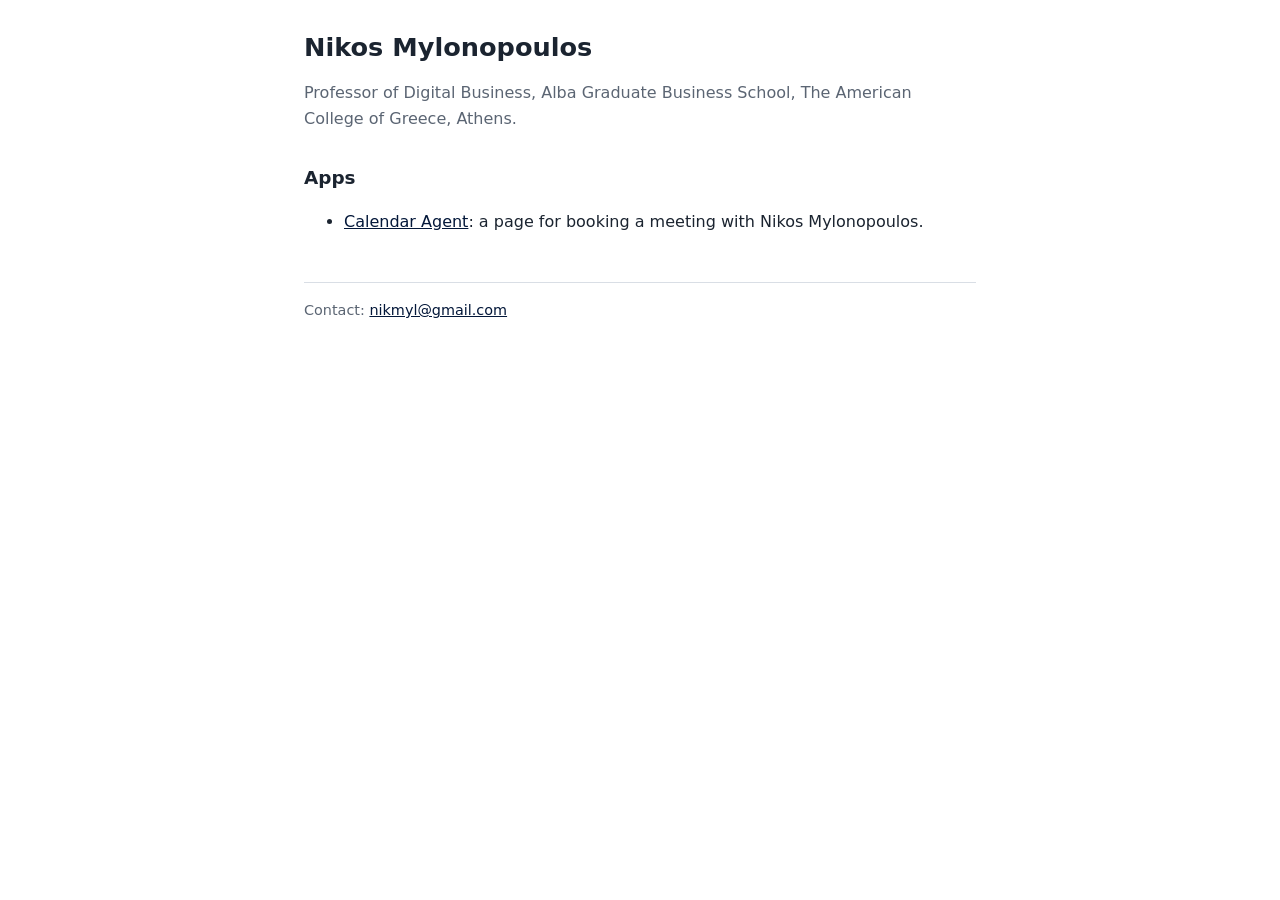
<file: index.html>
<!doctype html>
<html lang="en">
<head>
  <meta charset="utf-8">
  <meta name="viewport" content="width=device-width, initial-scale=1">
  <meta name="google-site-verification" content="vrfXZYIIXb91Owbcb1VIkMHoYubU35do9Uq3lgTfW9w" />
  <title>Nikos Mylonopoulos: apps</title>
  <link rel="stylesheet" href="/style.css">
</head>
<body>
  <main>
    <h1>Nikos Mylonopoulos</h1>
    <p class="muted">Professor of Digital Business, Alba Graduate Business School, The American College of Greece, Athens.</p>

    <h2>Apps</h2>
    <ul>
      <li><a href="/calendar-agent/">Calendar Agent</a>: a page for booking a meeting with Nikos Mylonopoulos.</li>
    </ul>

    <footer>Contact: <a href="mailto:nikmyl@gmail.com">nikmyl@gmail.com</a></footer>
  </main>
</body>
</html>
</file>
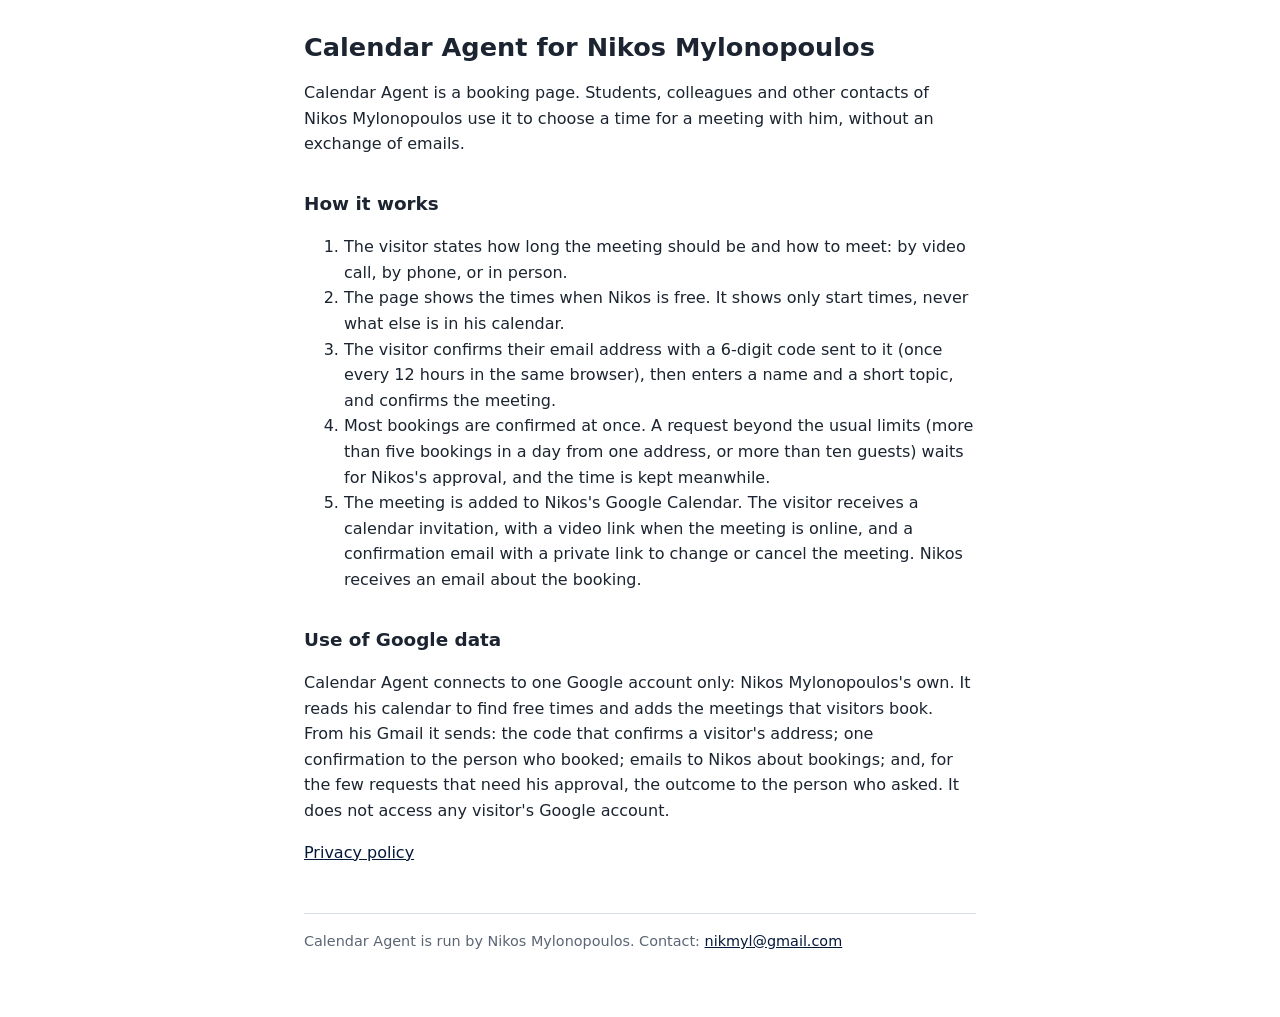
<file: calendar-agent/index.html>
<!doctype html>
<html lang="en">
<head>
  <meta charset="utf-8">
  <meta name="viewport" content="width=device-width, initial-scale=1">
  <title>Calendar Agent for Nikos Mylonopoulos</title>
  <link rel="stylesheet" href="/style.css">
</head>
<body>
  <main>
    <h1>Calendar Agent for Nikos Mylonopoulos</h1>
    <p>Calendar Agent is a booking page. Students, colleagues and other contacts of Nikos Mylonopoulos use it to choose a time for a meeting with him, without an exchange of emails.</p>

    <h2>How it works</h2>
    <ol>
      <li>The visitor states how long the meeting should be and how to meet: by video call, by phone, or in person.</li>
      <li>The page shows the times when Nikos is free. It shows only start times, never what else is in his calendar.</li>
      <li>The visitor confirms their email address with a 6-digit code sent to it (once every 12 hours in the same browser), then enters a name and a short topic, and confirms the meeting.</li>
      <li>Most bookings are confirmed at once. A request beyond the usual limits (more than five bookings in a day from one address, or more than ten guests) waits for Nikos's approval, and the time is kept meanwhile.</li>
      <li>The meeting is added to Nikos's Google Calendar. The visitor receives a calendar invitation, with a video link when the meeting is online, and a confirmation email with a private link to change or cancel the meeting. Nikos receives an email about the booking.</li>
    </ol>

    <h2>Use of Google data</h2>
    <p>Calendar Agent connects to one Google account only: Nikos Mylonopoulos's own. It reads his calendar to find free times and adds the meetings that visitors book. From his Gmail it sends: the code that confirms a visitor's address; one confirmation to the person who booked; emails to Nikos about bookings; and, for the few requests that need his approval, the outcome to the person who asked. It does not access any visitor's Google account.</p>

    <p><a href="/calendar-agent/privacy.html">Privacy policy</a></p>

    <footer>Calendar Agent is run by Nikos Mylonopoulos. Contact: <a href="mailto:nikmyl@gmail.com">nikmyl@gmail.com</a></footer>
  </main>
</body>
</html>
</file>
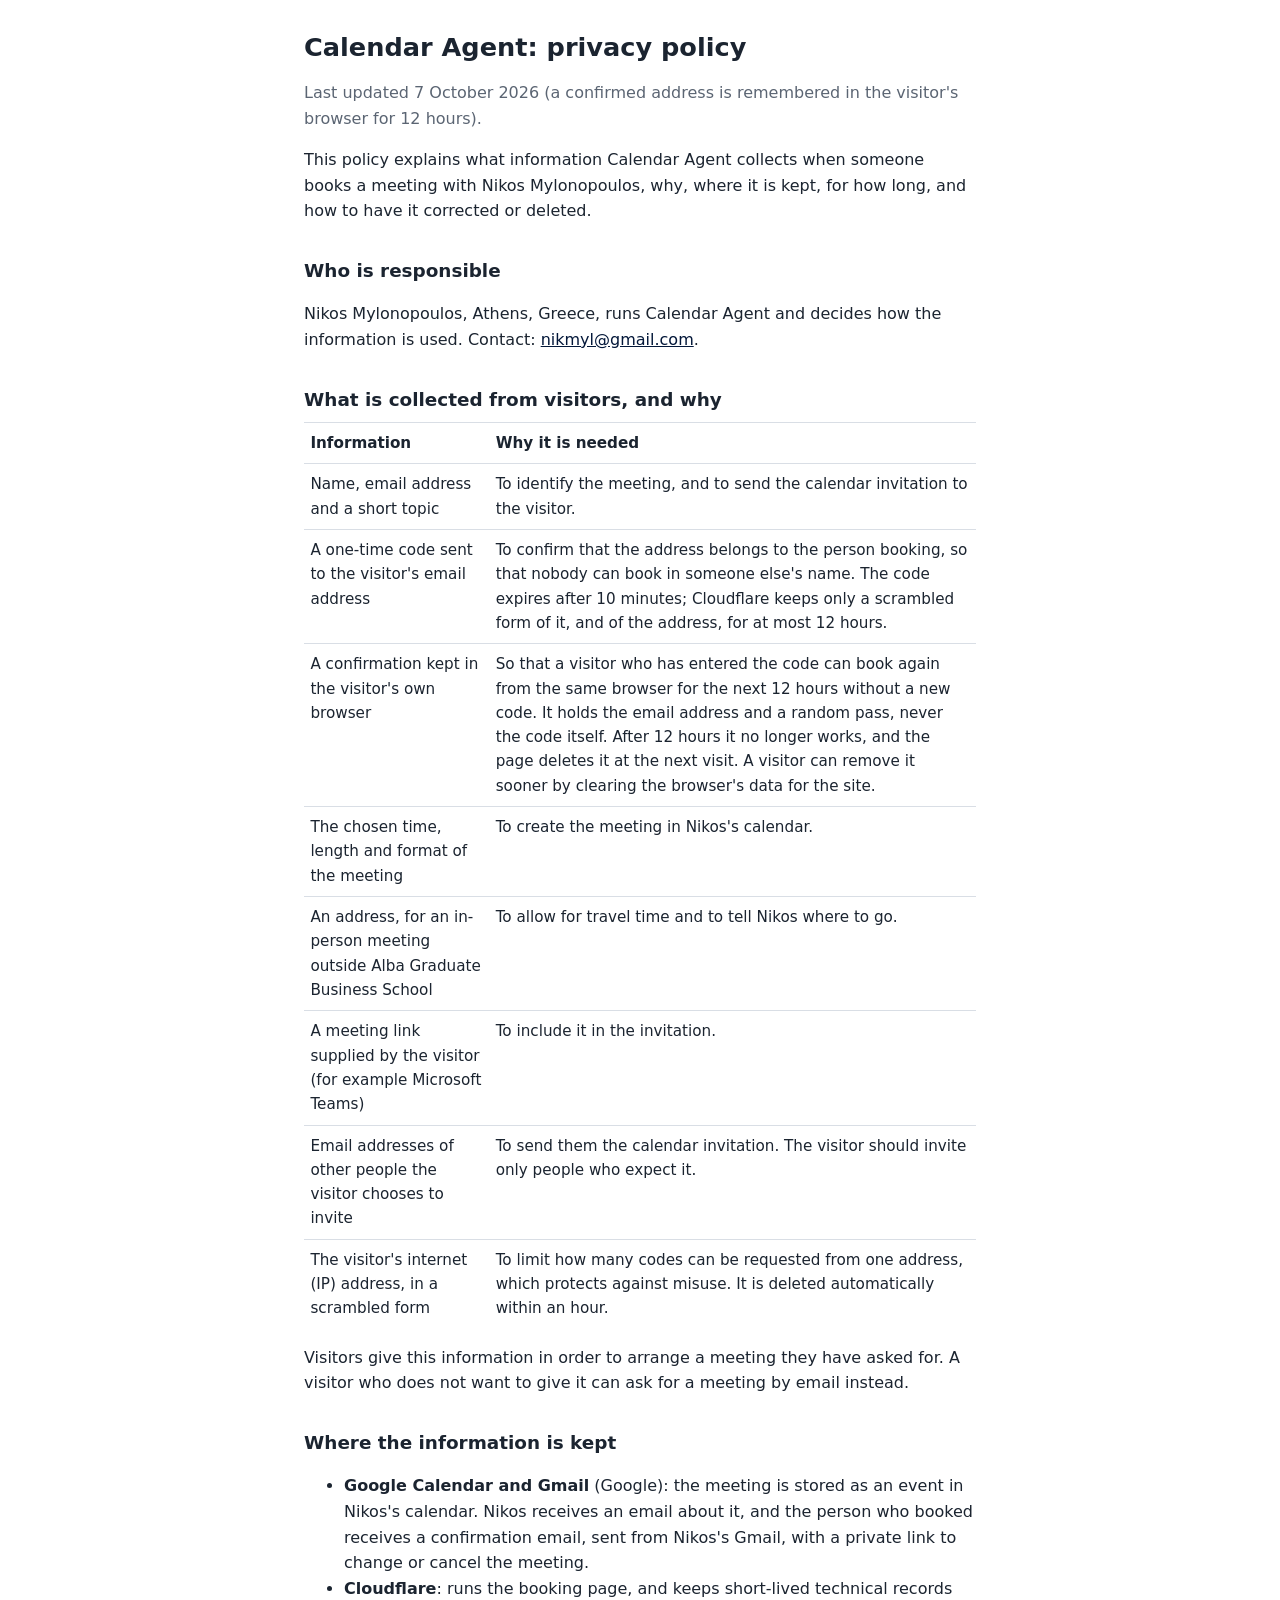
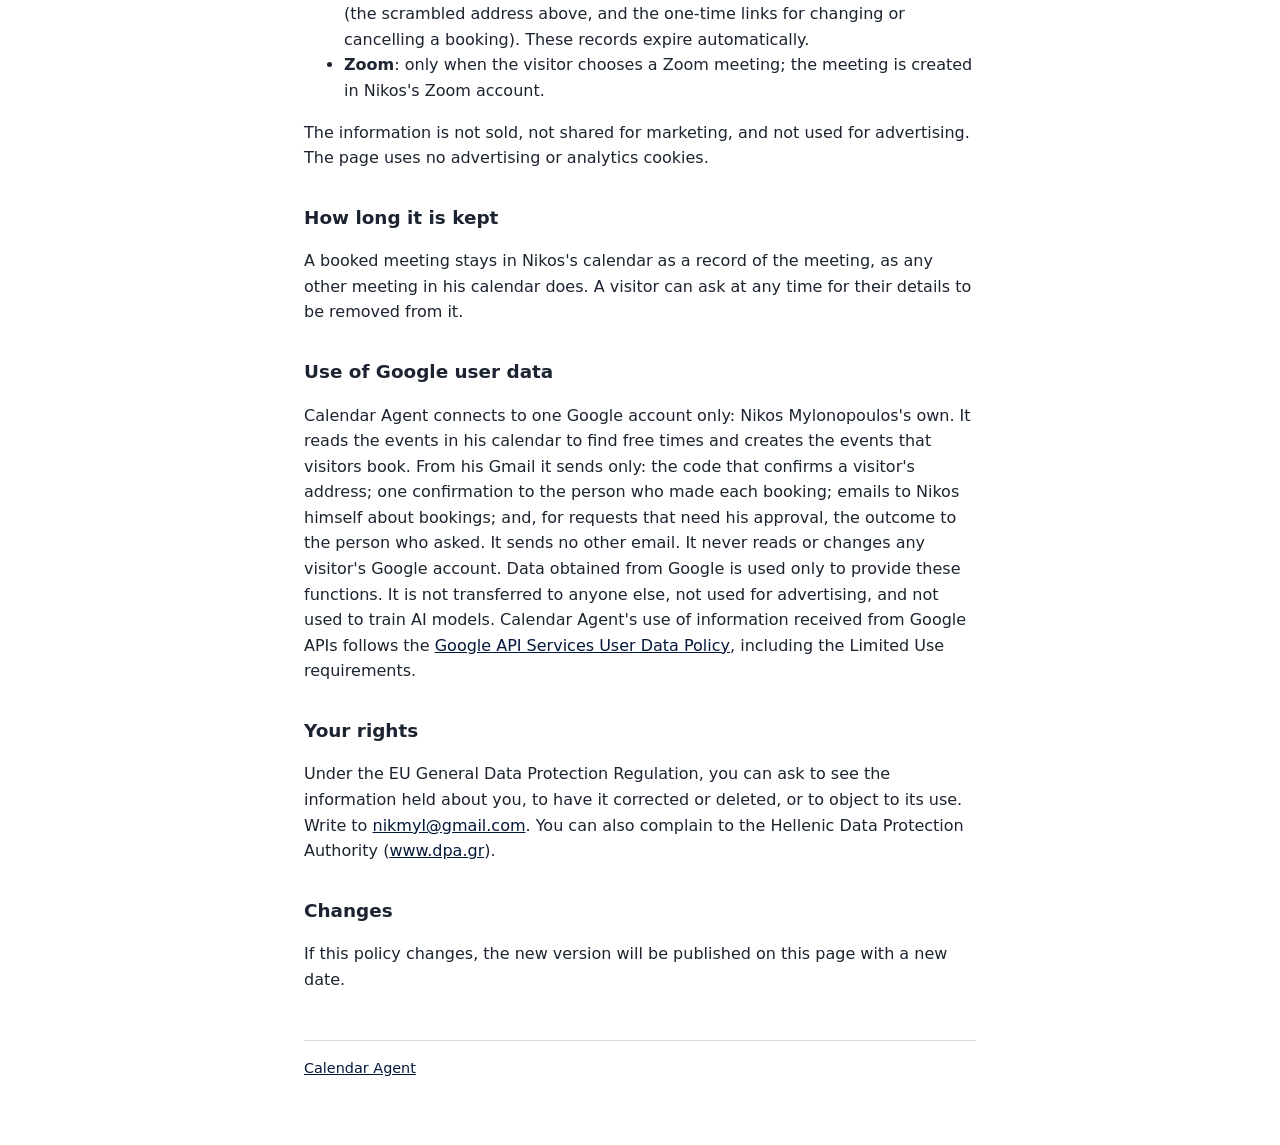
<file: calendar-agent/privacy.html>
<!doctype html>
<html lang="en">
<head>
  <meta charset="utf-8">
  <meta name="viewport" content="width=device-width, initial-scale=1">
  <title>Calendar Agent: privacy policy</title>
  <link rel="stylesheet" href="/style.css">
</head>
<body>
  <main>
    <h1>Calendar Agent: privacy policy</h1>
    <p class="muted">Last updated 7 October 2026 (a confirmed address is remembered in the visitor's browser for 12 hours).</p>

    <p>This policy explains what information Calendar Agent collects when someone books a meeting with Nikos Mylonopoulos, why, where it is kept, for how long, and how to have it corrected or deleted.</p>

    <h2>Who is responsible</h2>
    <p>Nikos Mylonopoulos, Athens, Greece, runs Calendar Agent and decides how the information is used. Contact: <a href="mailto:nikmyl@gmail.com">nikmyl@gmail.com</a>.</p>

    <h2>What is collected from visitors, and why</h2>
    <table>
      <tr><th>Information</th><th>Why it is needed</th></tr>
      <tr><td>Name, email address and a short topic</td><td>To identify the meeting, and to send the calendar invitation to the visitor.</td></tr>
      <tr><td>A one-time code sent to the visitor's email address</td><td>To confirm that the address belongs to the person booking, so that nobody can book in someone else's name. The code expires after 10 minutes; Cloudflare keeps only a scrambled form of it, and of the address, for at most 12 hours.</td></tr>
      <tr><td>A confirmation kept in the visitor's own browser</td><td>So that a visitor who has entered the code can book again from the same browser for the next 12 hours without a new code. It holds the email address and a random pass, never the code itself. After 12 hours it no longer works, and the page deletes it at the next visit. A visitor can remove it sooner by clearing the browser's data for the site.</td></tr>
      <tr><td>The chosen time, length and format of the meeting</td><td>To create the meeting in Nikos's calendar.</td></tr>
      <tr><td>An address, for an in-person meeting outside Alba Graduate Business School</td><td>To allow for travel time and to tell Nikos where to go.</td></tr>
      <tr><td>A meeting link supplied by the visitor (for example Microsoft Teams)</td><td>To include it in the invitation.</td></tr>
      <tr><td>Email addresses of other people the visitor chooses to invite</td><td>To send them the calendar invitation. The visitor should invite only people who expect it.</td></tr>
      <tr><td>The visitor's internet (IP) address, in a scrambled form</td><td>To limit how many codes can be requested from one address, which protects against misuse. It is deleted automatically within an hour.</td></tr>
    </table>
    <p>Visitors give this information in order to arrange a meeting they have asked for. A visitor who does not want to give it can ask for a meeting by email instead.</p>

    <h2>Where the information is kept</h2>
    <ul>
      <li><strong>Google Calendar and Gmail</strong> (Google): the meeting is stored as an event in Nikos's calendar. Nikos receives an email about it, and the person who booked receives a confirmation email, sent from Nikos's Gmail, with a private link to change or cancel the meeting.</li>
      <li><strong>Cloudflare</strong>: runs the booking page, and keeps short-lived technical records (the scrambled address above, and the one-time links for changing or cancelling a booking). These records expire automatically.</li>
      <li><strong>Zoom</strong>: only when the visitor chooses a Zoom meeting; the meeting is created in Nikos's Zoom account.</li>
    </ul>
    <p>The information is not sold, not shared for marketing, and not used for advertising. The page uses no advertising or analytics cookies.</p>

    <h2>How long it is kept</h2>
    <p>A booked meeting stays in Nikos's calendar as a record of the meeting, as any other meeting in his calendar does. A visitor can ask at any time for their details to be removed from it.</p>

    <h2>Use of Google user data</h2>
    <p>Calendar Agent connects to one Google account only: Nikos Mylonopoulos's own. It reads the events in his calendar to find free times and creates the events that visitors book. From his Gmail it sends only: the code that confirms a visitor's address; one confirmation to the person who made each booking; emails to Nikos himself about bookings; and, for requests that need his approval, the outcome to the person who asked. It sends no other email. It never reads or changes any visitor's Google account. Data obtained from Google is used only to provide these functions. It is not transferred to anyone else, not used for advertising, and not used to train AI models. Calendar Agent's use of information received from Google APIs follows the <a href="https://developers.google.com/terms/api-services-user-data-policy">Google API Services User Data Policy</a>, including the Limited Use requirements.</p>

    <h2>Your rights</h2>
    <p>Under the EU General Data Protection Regulation, you can ask to see the information held about you, to have it corrected or deleted, or to object to its use. Write to <a href="mailto:nikmyl@gmail.com">nikmyl@gmail.com</a>. You can also complain to the Hellenic Data Protection Authority (<a href="https://www.dpa.gr">www.dpa.gr</a>).</p>

    <h2>Changes</h2>
    <p>If this policy changes, the new version will be published on this page with a new date.</p>

    <footer><a href="/calendar-agent/">Calendar Agent</a></footer>
  </main>
</body>
</html>
</file>
<file: style.css>
:root { --bg: #ffffff; --text: #1b2430; --muted: #5b6573; --line: #d9dee5; --accent: #031739; color-scheme: light dark; }
@media (prefers-color-scheme: dark) { :root { --bg: #11161d; --text: #e6e9ee; --muted: #9aa4b2; --line: #2c3440; --accent: #8fa2ff; } }
* { box-sizing: border-box; }
body { margin: 0; background: var(--bg); color: var(--text); font: 16px/1.6 system-ui, -apple-system, "Segoe UI", Roboto, sans-serif; }
main { max-width: 44rem; margin: 0 auto; padding: 2rem 1rem 4rem; }
h1 { font-size: 1.6rem; line-height: 1.25; margin: 0 0 .5rem; }
h2 { font-size: 1.15rem; margin: 2rem 0 .5rem; }
a { color: var(--accent); }
.muted { color: var(--muted); }
table { border-collapse: collapse; width: 100%; font-size: .95rem; }
th, td { text-align: left; vertical-align: top; border-top: 1px solid var(--line); padding: .5rem .4rem; }
footer { margin-top: 3rem; border-top: 1px solid var(--line); padding-top: 1rem; color: var(--muted); font-size: .9rem; }
</file>
